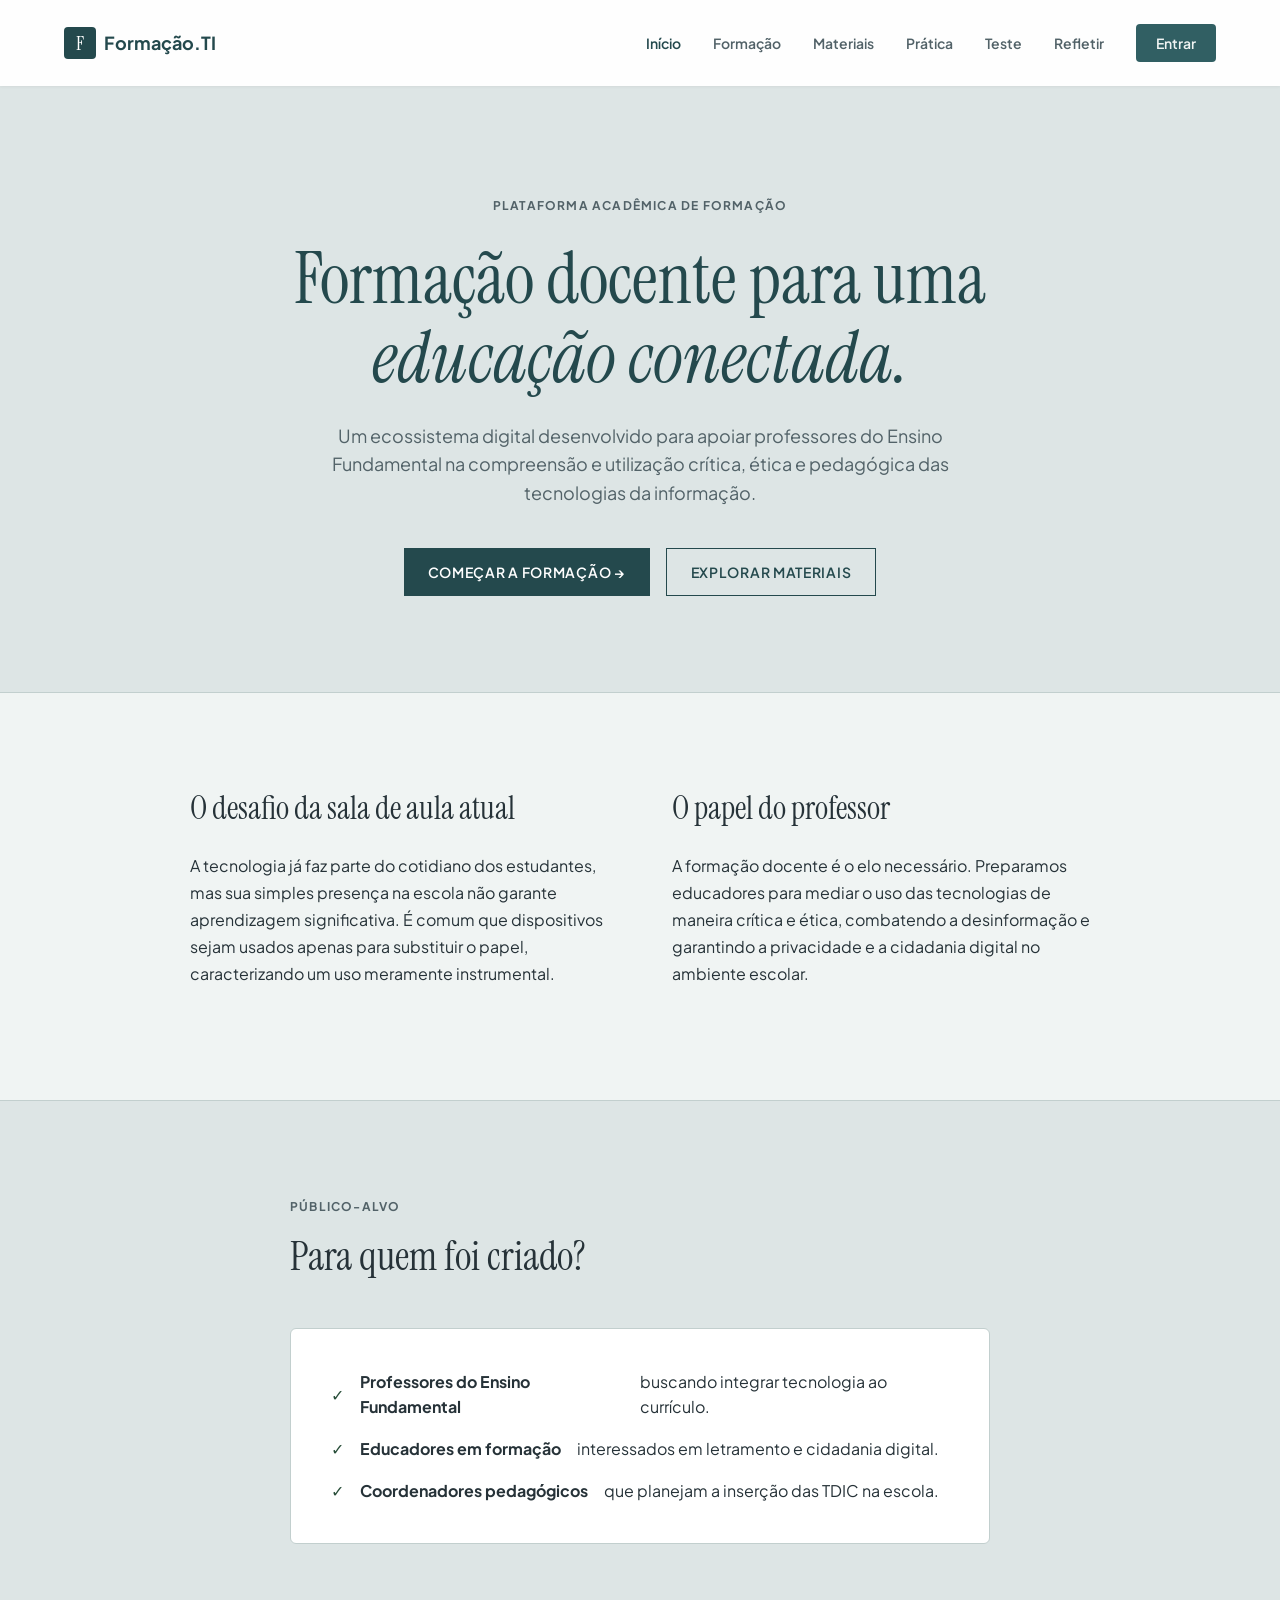
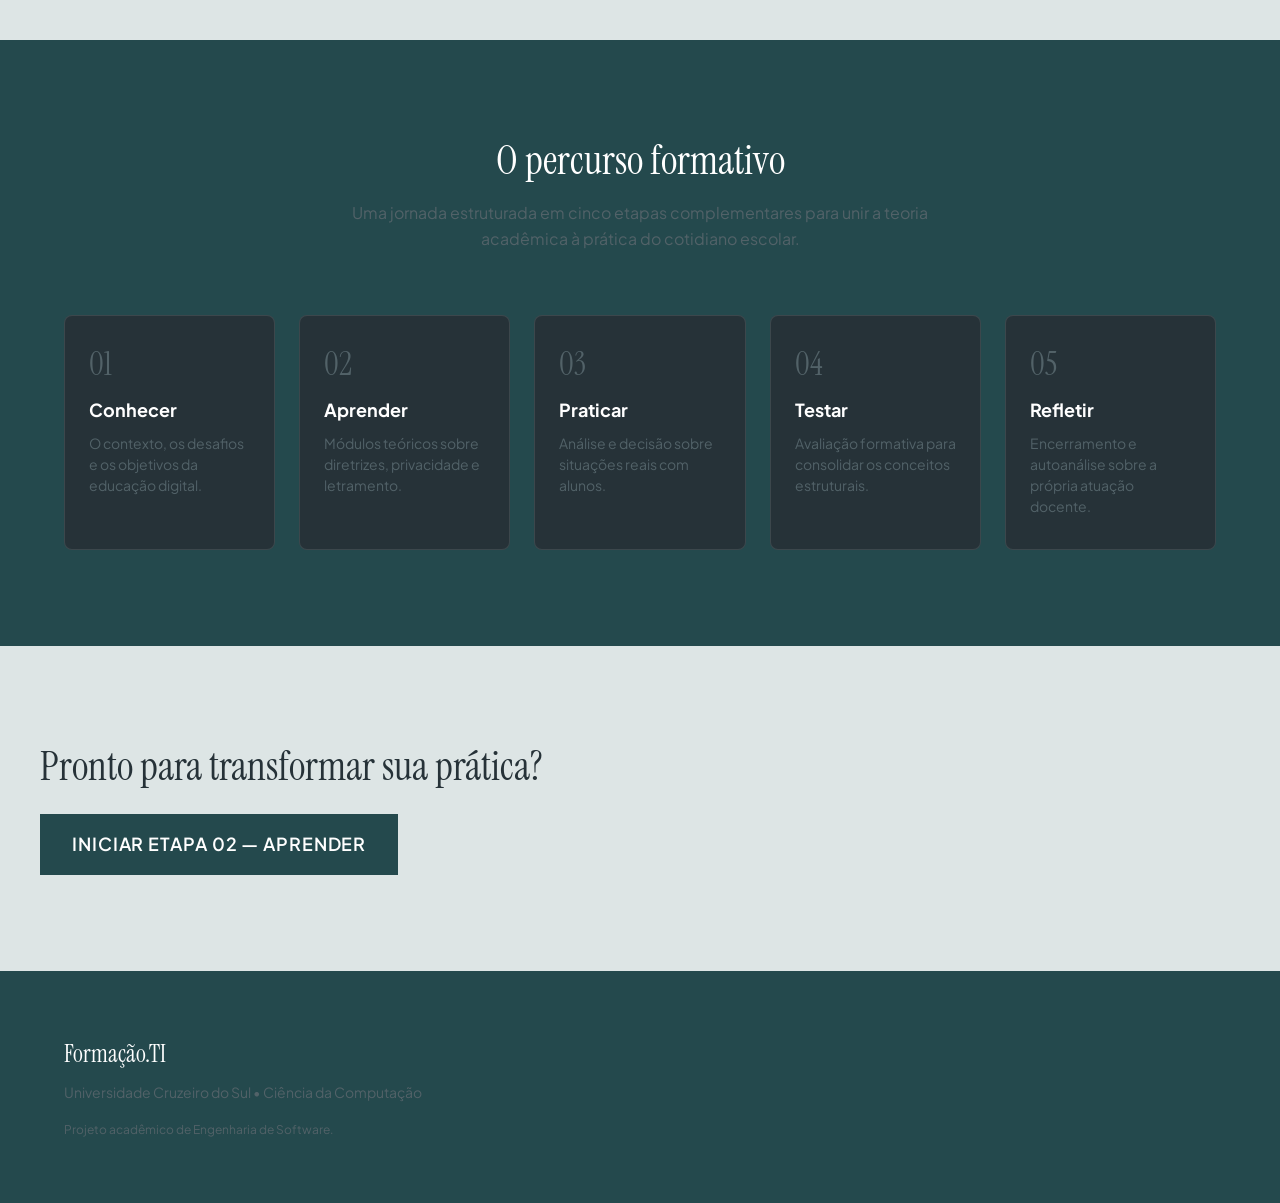
<file: index.html>
<!DOCTYPE html>
<html lang="pt-BR">
<head>
  <meta charset="UTF-8">
  <meta name="viewport" content="width=device-width, initial-scale=1.0">
  <title>Formação.TI | Ecossistema de Formação Docente</title>
  <meta name="description" content="Plataforma interativa para formação de professores do ensino fundamental em Tecnologia da Informação.">
  <link rel="stylesheet" href="css/style.css">
</head>
<body>
  <div id="header-placeholder"></div>

  <main style="padding-top: 100px;">
    <!-- 1. HERO -->
    <section class="section container animate-fade-up">
      <div style="max-width: 800px; margin: 0 auto; text-align: center;">
        <span class="eyebrow" style="color: var(--slate-500); display: block; margin-bottom: 1.5rem;">Plataforma Acadêmica de Formação</span>
        <h1 class="font-serif" style="font-size: clamp(2.5rem, 6vw, 4.5rem); margin-bottom: 1.5rem; color: var(--slate-900);">Formação docente para uma <span style="font-style: italic;">educação conectada.</span></h1>
        <p class="page-intro" style="margin-bottom: 2.5rem;">
          Um ecossistema digital desenvolvido para apoiar professores do Ensino Fundamental na compreensão e utilização crítica, ética e pedagógica das tecnologias da informação.
        </p>
        <div style="display: flex; gap: 1rem; justify-content: center; flex-wrap: wrap;">
          <a href="formacao.html" class="btn btn-primary">Começar a formação →</a>
          <a href="materiais.html" class="btn btn-outline">Explorar materiais</a>
        </div>
      </div>
    </section>

    <!-- 2. CONTEXTO EDITORIAL -->
    <section id="conhecer" class="section" style="background: var(--slate-50); border-top: 1px solid var(--slate-200); border-bottom: 1px solid var(--slate-200);">
      <div class="container animate-fade-up">
        <div class="context-grid">
          <div>
            <h2 class="font-serif" style="font-size: 2rem; margin-bottom: 1.5rem;">O desafio da sala de aula atual</h2>
            <p style="color: var(--slate-700); line-height: 1.7; margin-bottom: 1rem;">
              A tecnologia já faz parte do cotidiano dos estudantes, mas sua simples presença na escola não garante aprendizagem significativa. É comum que dispositivos sejam usados apenas para substituir o papel, caracterizando um uso meramente instrumental.
            </p>
          </div>
          <div>
            <h2 class="font-serif" style="font-size: 2rem; margin-bottom: 1.5rem;">O papel do professor</h2>
            <p style="color: var(--slate-700); line-height: 1.7; margin-bottom: 1rem;">
              A formação docente é o elo necessário. Preparamos educadores para mediar o uso das tecnologias de maneira crítica e ética, combatendo a desinformação e garantindo a privacidade e a cidadania digital no ambiente escolar.
            </p>
          </div>
        </div>
      </div>
    </section>

    <!-- 3. PARA QUEM É -->
    <section class="section container animate-fade-up text-center" style="max-width: 700px; margin: 0 auto;">
      <span class="eyebrow" style="color: var(--slate-500); display: block; margin-bottom: 1rem;">Público-alvo</span>
      <h2 class="font-serif" style="font-size: 2.5rem; margin-bottom: 3rem;">Para quem foi criado?</h2>
      <ul style="list-style: none; display: flex; flex-direction: column; gap: 1rem; text-align: left; background: white; padding: 2.5rem; border: 1px solid var(--slate-200); border-radius: 6px;">
        <li style="display: flex; gap: 1rem; align-items: center;"><span style="color: var(--success-text);">✓</span> <strong>Professores do Ensino Fundamental</strong> buscando integrar tecnologia ao currículo.</li>
        <li style="display: flex; gap: 1rem; align-items: center;"><span style="color: var(--success-text);">✓</span> <strong>Educadores em formação</strong> interessados em letramento e cidadania digital.</li>
        <li style="display: flex; gap: 1rem; align-items: center;"><span style="color: var(--success-text);">✓</span> <strong>Coordenadores pedagógicos</strong> que planejam a inserção das TDIC na escola.</li>
      </ul>
    </section>

    <!-- 4. COMO FUNCIONA (A JORNADA) -->
    <section class="section" style="background: var(--slate-900); color: white;">
      <div class="container animate-fade-up">
        <div class="page-header" style="margin-bottom: 0;">
          <h2 class="font-serif" style="font-size: 2.5rem;">O percurso formativo</h2>
          <p style="color: var(--slate-400); max-width: 600px; margin: 1rem auto 0;">Uma jornada estruturada em cinco etapas complementares para unir a teoria acadêmica à prática do cotidiano escolar.</p>
        </div>
        
        <div class="journey-grid">
          <a href="#conhecer" class="journey-card">
            <span class="journey-step-num">01</span>
            <h3 style="font-size: 1.125rem; margin-bottom: 0.5rem; color: white;">Conhecer</h3>
            <p style="font-size: 0.875rem; color: var(--slate-400); line-height: 1.5;">O contexto, os desafios e os objetivos da educação digital.</p>
          </a>
          <a href="formacao.html" class="journey-card">
            <span class="journey-step-num">02</span>
            <h3 style="font-size: 1.125rem; margin-bottom: 0.5rem; color: white;">Aprender</h3>
            <p style="font-size: 0.875rem; color: var(--slate-400); line-height: 1.5;">Módulos teóricos sobre diretrizes, privacidade e letramento.</p>
          </a>
          <a href="pratica.html" class="journey-card">
            <span class="journey-step-num">03</span>
            <h3 style="font-size: 1.125rem; margin-bottom: 0.5rem; color: white;">Praticar</h3>
            <p style="font-size: 0.875rem; color: var(--slate-400); line-height: 1.5;">Análise e decisão sobre situações reais com alunos.</p>
          </a>
          <a href="teste.html" class="journey-card">
            <span class="journey-step-num">04</span>
            <h3 style="font-size: 1.125rem; margin-bottom: 0.5rem; color: white;">Testar</h3>
            <p style="font-size: 0.875rem; color: var(--slate-400); line-height: 1.5;">Avaliação formativa para consolidar os conceitos estruturais.</p>
          </a>
          <a href="refletir.html" class="journey-card">
            <span class="journey-step-num">05</span>
            <h3 style="font-size: 1.125rem; margin-bottom: 0.5rem; color: white;">Refletir</h3>
            <p style="font-size: 0.875rem; color: var(--slate-400); line-height: 1.5;">Encerramento e autoanálise sobre a própria atuação docente.</p>
          </a>
        </div>
      </div>
    </section>

    <!-- 5. CHAMADA FINAL -->
    <section class="section container animate-fade-up text-center">
      <h2 class="font-serif" style="font-size: 2.5rem; margin-bottom: 1.5rem;">Pronto para transformar sua prática?</h2>
      <a href="formacao.html" class="btn btn-primary" style="font-size: 1.125rem; padding: 1rem 2rem;">Iniciar Etapa 02 — Aprender</a>
    </section>
  </main>
  <div id="footer-placeholder"></div>
  <script src="js/main.js"></script>
</body>
</html>
</file>
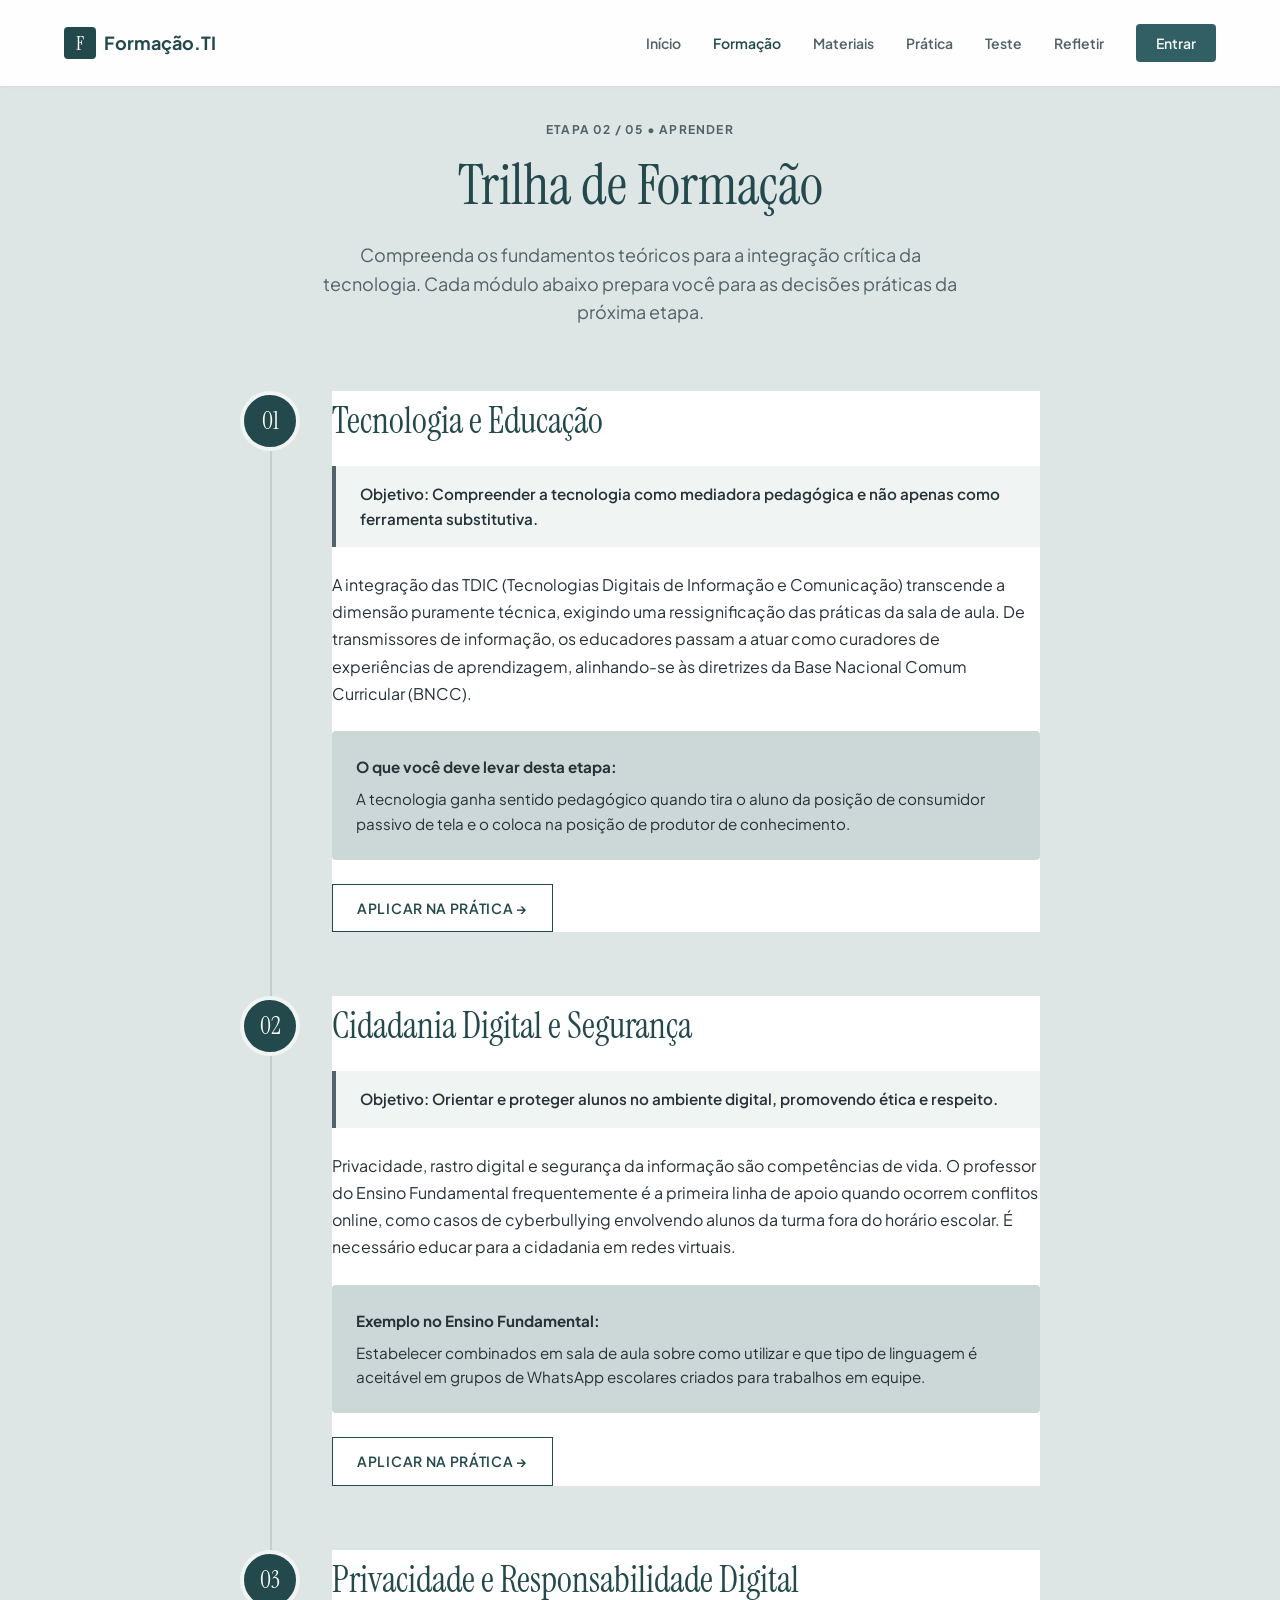
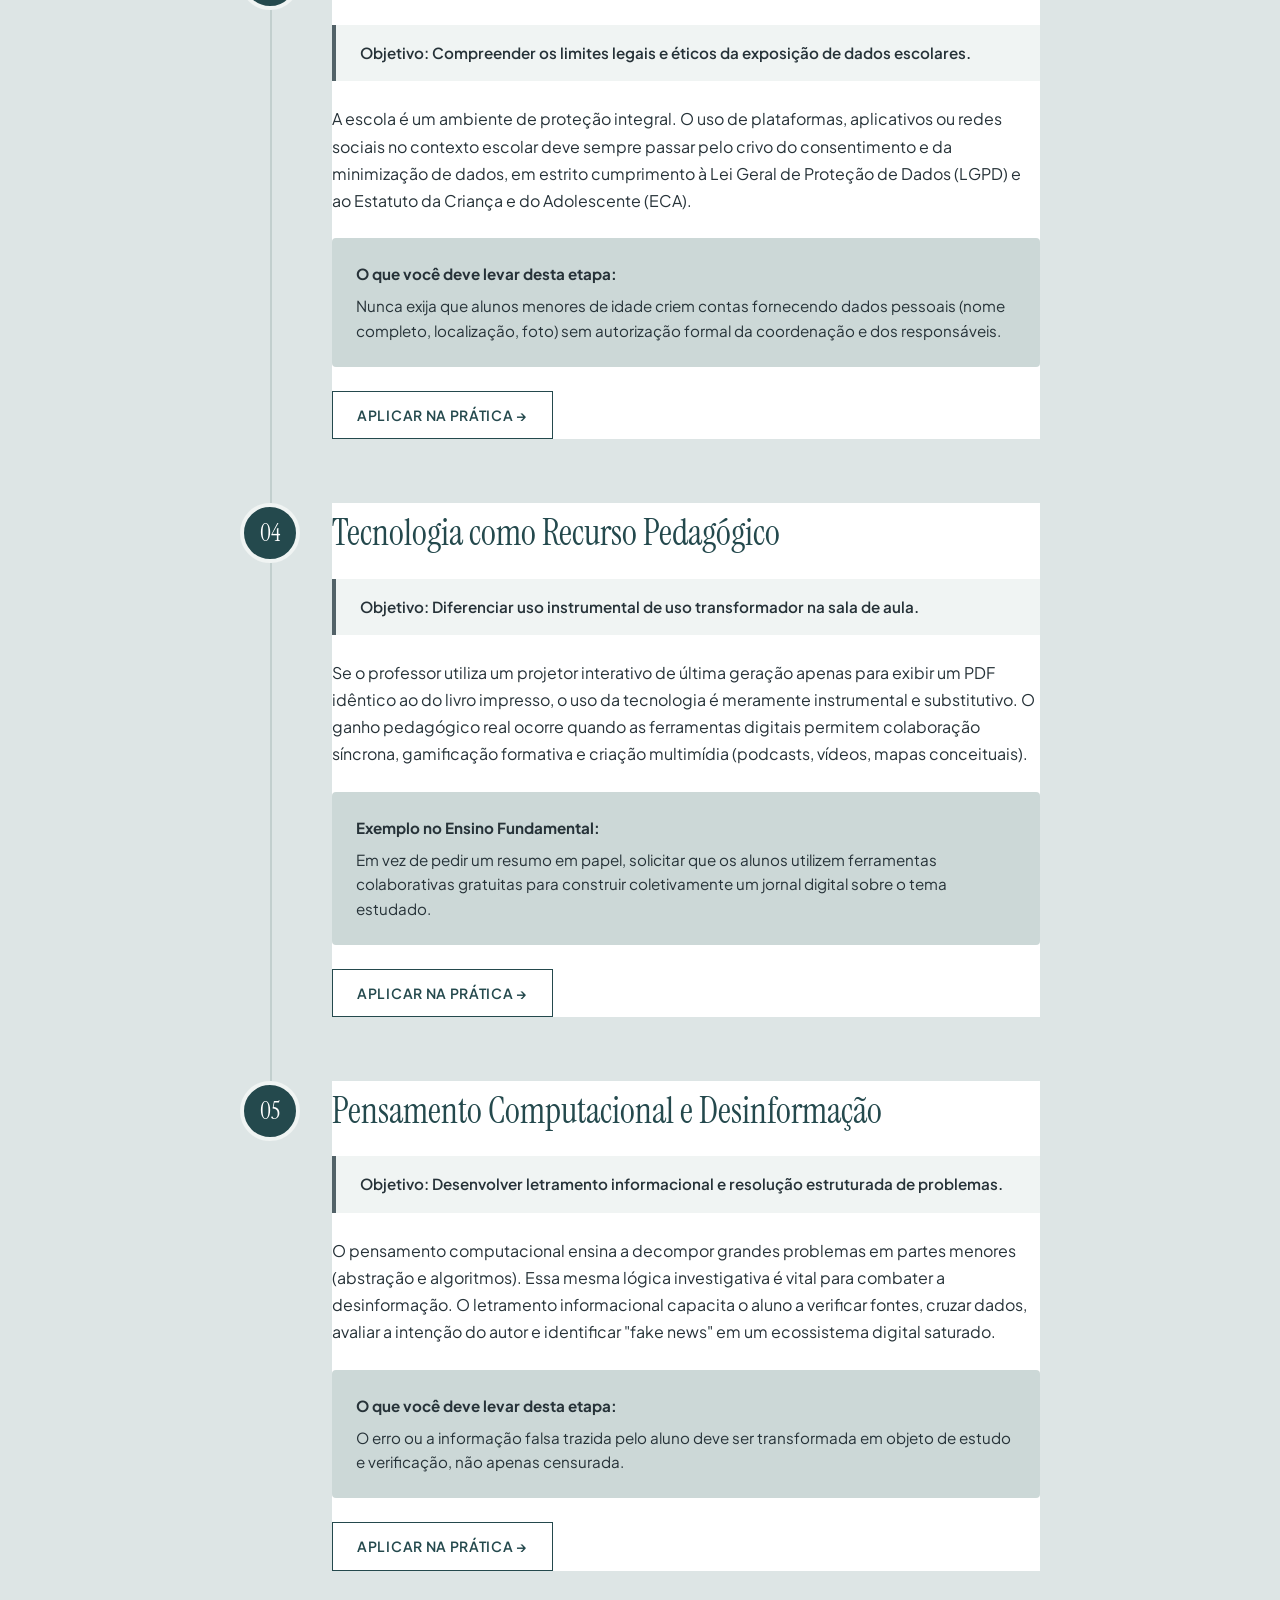
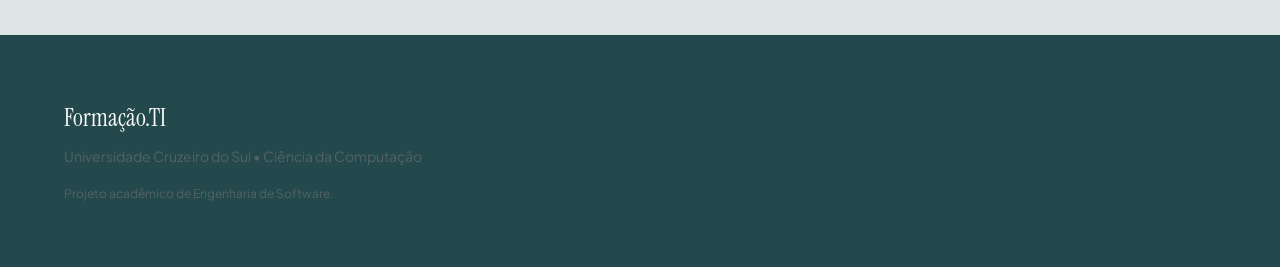
<file: formacao.html>
<!DOCTYPE html>
<html lang="pt-BR">
<head>
  <meta charset="UTF-8">
  <meta name="viewport" content="width=device-width, initial-scale=1.0">
  <title>Trilha de Formação | Formação.TI</title>
  <meta name="description" content="Módulos de formação docente para o uso pedagógico, crítico e responsável da Tecnologia da Informação.">
  
  <link rel="stylesheet" href="css/style.css">
</head>
<body>
  
  <div id="header-placeholder"></div>

<main class="container section" style="padding-top: 120px; padding-bottom: 4rem;">
    <header class="page-header animate-fade-up">
      <span class="eyebrow" style="color: var(--slate-500); display: block; margin-bottom: 1rem;">Etapa 02 / 05 • Aprender</span>
      <h1 class="font-serif" style="font-size: clamp(2.5rem, 5vw, 3.5rem); color: var(--slate-900);">Trilha de Formação</h1>
      <p class="page-intro">Compreenda os fundamentos teóricos para a integração crítica da tecnologia. Cada módulo abaixo prepara você para as decisões práticas da próxima etapa.</p>
    </header>

    <div class="learning-trail">
      
      <!-- Módulo 01 -->
      <article class="trail-item animate-fade-up">
        <div class="trail-number">01</div>
        <div class="trail-content">
          <h2 class="font-serif" style="font-size: 2.25rem; margin-bottom: 0.5rem; color: var(--slate-900);">Tecnologia e Educação</h2>
          <div class="learning-objective">Objetivo: Compreender a tecnologia como mediadora pedagógica e não apenas como ferramenta substitutiva.</div>
          <p style="color: var(--slate-700); line-height: 1.7; margin-bottom: 1rem;">
            A integração das TDIC (Tecnologias Digitais de Informação e Comunicação) transcende a dimensão puramente técnica, exigindo uma ressignificação das práticas da sala de aula. De transmissores de informação, os educadores passam a atuar como curadores de experiências de aprendizagem, alinhando-se às diretrizes da Base Nacional Comum Curricular (BNCC).
          </p>
          <div class="practice-example">
            <strong style="display: block; margin-bottom: 0.5rem;">O que você deve levar desta etapa:</strong>
            A tecnologia ganha sentido pedagógico quando tira o aluno da posição de consumidor passivo de tela e o coloca na posição de produtor de conhecimento.
          </div>
          <a href="pratica.html?situacao=uso-pedagogico" class="btn btn-outline" style="display: inline-flex;">Aplicar na prática →</a>
        </div>
      </article>

      <!-- Módulo 02 -->
      <article class="trail-item animate-fade-up">
        <div class="trail-number">02</div>
        <div class="trail-content">
          <h2 class="font-serif" style="font-size: 2.25rem; margin-bottom: 0.5rem; color: var(--slate-900);">Cidadania Digital e Segurança</h2>
          <div class="learning-objective">Objetivo: Orientar e proteger alunos no ambiente digital, promovendo ética e respeito.</div>
          <p style="color: var(--slate-700); line-height: 1.7; margin-bottom: 1rem;">
            Privacidade, rastro digital e segurança da informação são competências de vida. O professor do Ensino Fundamental frequentemente é a primeira linha de apoio quando ocorrem conflitos online, como casos de cyberbullying envolvendo alunos da turma fora do horário escolar. É necessário educar para a cidadania em redes virtuais.
          </p>
          <div class="practice-example">
            <strong style="display: block; margin-bottom: 0.5rem;">Exemplo no Ensino Fundamental:</strong>
            Estabelecer combinados em sala de aula sobre como utilizar e que tipo de linguagem é aceitável em grupos de WhatsApp escolares criados para trabalhos em equipe.
          </div>
          <a href="pratica.html?situacao=seguranca" class="btn btn-outline" style="display: inline-flex;">Aplicar na prática →</a>
        </div>
      </article>

      <!-- Módulo 03 -->
      <article class="trail-item animate-fade-up">
        <div class="trail-number">03</div>
        <div class="trail-content">
          <h2 class="font-serif" style="font-size: 2.25rem; margin-bottom: 0.5rem; color: var(--slate-900);">Privacidade e Responsabilidade Digital</h2>
          <div class="learning-objective">Objetivo: Compreender os limites legais e éticos da exposição de dados escolares.</div>
          <p style="color: var(--slate-700); line-height: 1.7; margin-bottom: 1rem;">
            A escola é um ambiente de proteção integral. O uso de plataformas, aplicativos ou redes sociais no contexto escolar deve sempre passar pelo crivo do consentimento e da minimização de dados, em estrito cumprimento à Lei Geral de Proteção de Dados (LGPD) e ao Estatuto da Criança e do Adolescente (ECA).
          </p>
          <div class="practice-example">
            <strong style="display: block; margin-bottom: 0.5rem;">O que você deve levar desta etapa:</strong>
            Nunca exija que alunos menores de idade criem contas fornecendo dados pessoais (nome completo, localização, foto) sem autorização formal da coordenação e dos responsáveis.
          </div>
          <a href="pratica.html?situacao=privacidade" class="btn btn-outline" style="display: inline-flex;">Aplicar na prática →</a>
        </div>
      </article>

      <!-- Módulo 04 -->
      <article class="trail-item animate-fade-up">
        <div class="trail-number">04</div>
        <div class="trail-content">
          <h2 class="font-serif" style="font-size: 2.25rem; margin-bottom: 0.5rem; color: var(--slate-900);">Tecnologia como Recurso Pedagógico</h2>
          <div class="learning-objective">Objetivo: Diferenciar uso instrumental de uso transformador na sala de aula.</div>
          <p style="color: var(--slate-700); line-height: 1.7; margin-bottom: 1rem;">
            Se o professor utiliza um projetor interativo de última geração apenas para exibir um PDF idêntico ao do livro impresso, o uso da tecnologia é meramente instrumental e substitutivo. O ganho pedagógico real ocorre quando as ferramentas digitais permitem colaboração síncrona, gamificação formativa e criação multimídia (podcasts, vídeos, mapas conceituais).
          </p>
          <div class="practice-example">
            <strong style="display: block; margin-bottom: 0.5rem;">Exemplo no Ensino Fundamental:</strong>
            Em vez de pedir um resumo em papel, solicitar que os alunos utilizem ferramentas colaborativas gratuitas para construir coletivamente um jornal digital sobre o tema estudado.
          </div>
          <a href="pratica.html?situacao=uso-pedagogico" class="btn btn-outline" style="display: inline-flex;">Aplicar na prática →</a>
        </div>
      </article>

      <!-- Módulo 05 -->
      <article class="trail-item animate-fade-up">
        <div class="trail-number">05</div>
        <div class="trail-content">
          <h2 class="font-serif" style="font-size: 2.25rem; margin-bottom: 0.5rem; color: var(--slate-900);">Pensamento Computacional e Desinformação</h2>
          <div class="learning-objective">Objetivo: Desenvolver letramento informacional e resolução estruturada de problemas.</div>
          <p style="color: var(--slate-700); line-height: 1.7; margin-bottom: 1rem;">
            O pensamento computacional ensina a decompor grandes problemas em partes menores (abstração e algoritmos). Essa mesma lógica investigativa é vital para combater a desinformação. O letramento informacional capacita o aluno a verificar fontes, cruzar dados, avaliar a intenção do autor e identificar "fake news" em um ecossistema digital saturado.
          </p>
          <div class="practice-example">
            <strong style="display: block; margin-bottom: 0.5rem;">O que você deve levar desta etapa:</strong>
            O erro ou a informação falsa trazida pelo aluno deve ser transformada em objeto de estudo e verificação, não apenas censurada.
          </div>
          <a href="pratica.html?situacao=desinformacao" class="btn btn-outline" style="display: inline-flex;">Aplicar na prática →</a>
        </div>
      </article>
      
    </div>
  </main>

  <div id="footer-placeholder"></div>

  <!-- Scripts -->
  <script src="js/main.js"></script>
</body>
</html>
</file>
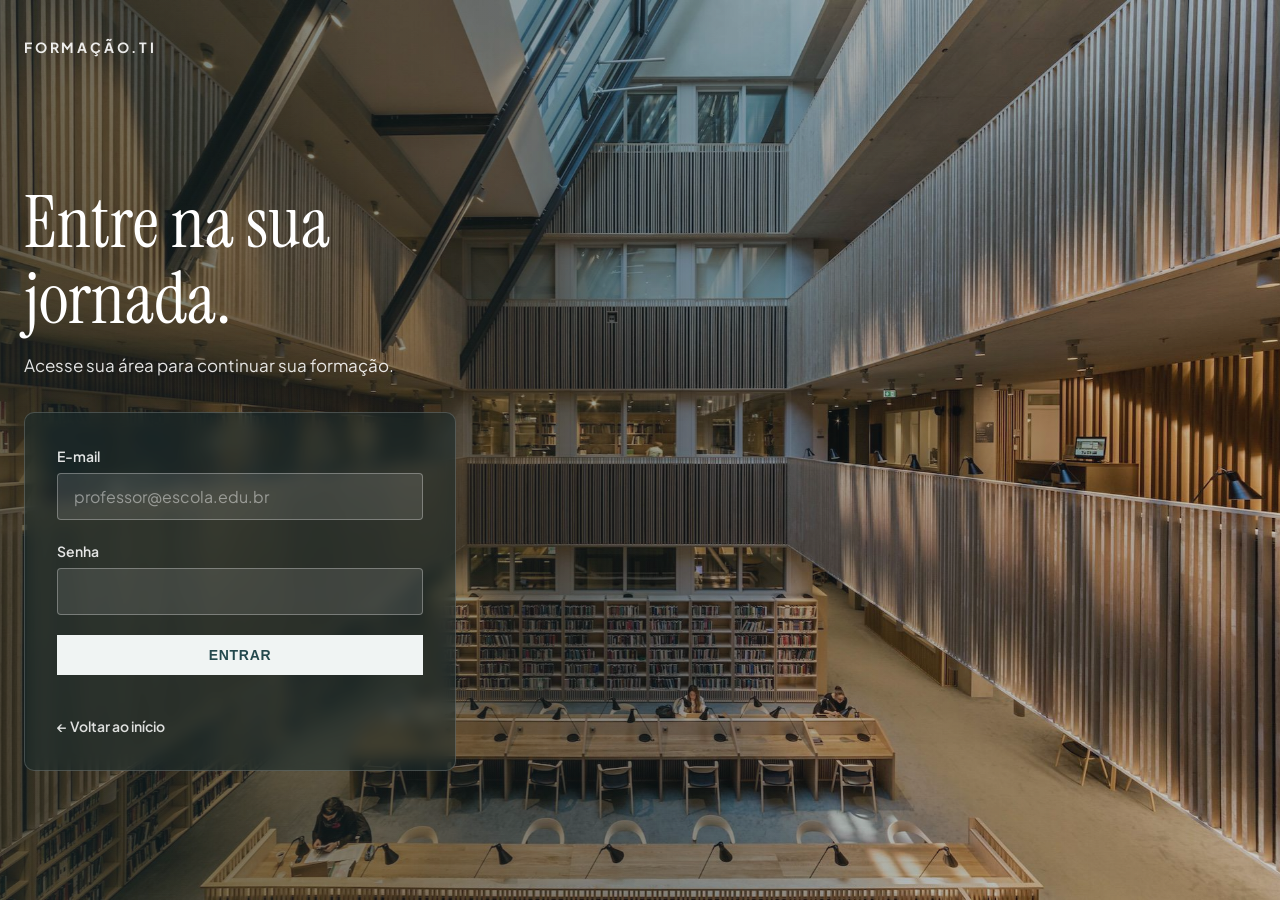
<file: login.html>
<!DOCTYPE html>
<html lang="pt-BR">
<head>
  <meta charset="UTF-8">
  <meta name="viewport" content="width=device-width, initial-scale=1.0">
  <title>Área do Professor | Formação.TI</title>
  <meta name="description" content="Acesso à área do professor — continue sua formação na plataforma Formação.TI.">
  <link rel="stylesheet" href="css/style.css">
</head>
<body>
  <main class="login-hero">
    <div class="login-bg" aria-hidden="true">
      <img src="assets/img/hero-biblioteca.jpg" alt="" class="login-bg-img" id="login-bg-img" fetchpriority="high">
      <div class="login-overlay"></div>
    </div>

    <p class="login-brand">Formação.TI</p>

    <div class="login-content">
      <h1 class="login-title font-serif">
        <span class="login-word" style="animation-delay: 400ms;">Entre</span>
        <span class="login-word" style="animation-delay: 480ms;">na</span>
        <span class="login-word" style="animation-delay: 560ms;">sua</span>
        <span class="login-word" style="animation-delay: 640ms;">jornada.</span>
      </h1>
      <p class="login-sub">Acesse sua área para continuar sua formação.</p>

      <form id="login-form" class="login-panel">
        <div class="login-field">
          <label for="login-email">E-mail</label>
          <input id="login-email" name="email" type="email" autocomplete="email" required
            placeholder="professor@escola.edu.br">
        </div>
        <div class="login-field">
          <label for="login-senha">Senha</label>
          <input id="login-senha" name="senha" type="password" autocomplete="current-password" required>
        </div>
        <button type="submit" class="btn btn-login">Entrar</button>
        <p id="login-feedback" class="login-feedback" role="status" aria-live="polite"></p>
        <a href="index.html" class="login-back">← Voltar ao início</a>
      </form>
    </div>
  </main>

  <script src="js/main.js"></script>
  <script src="js/login.js"></script>
</body>
</html>
</file>
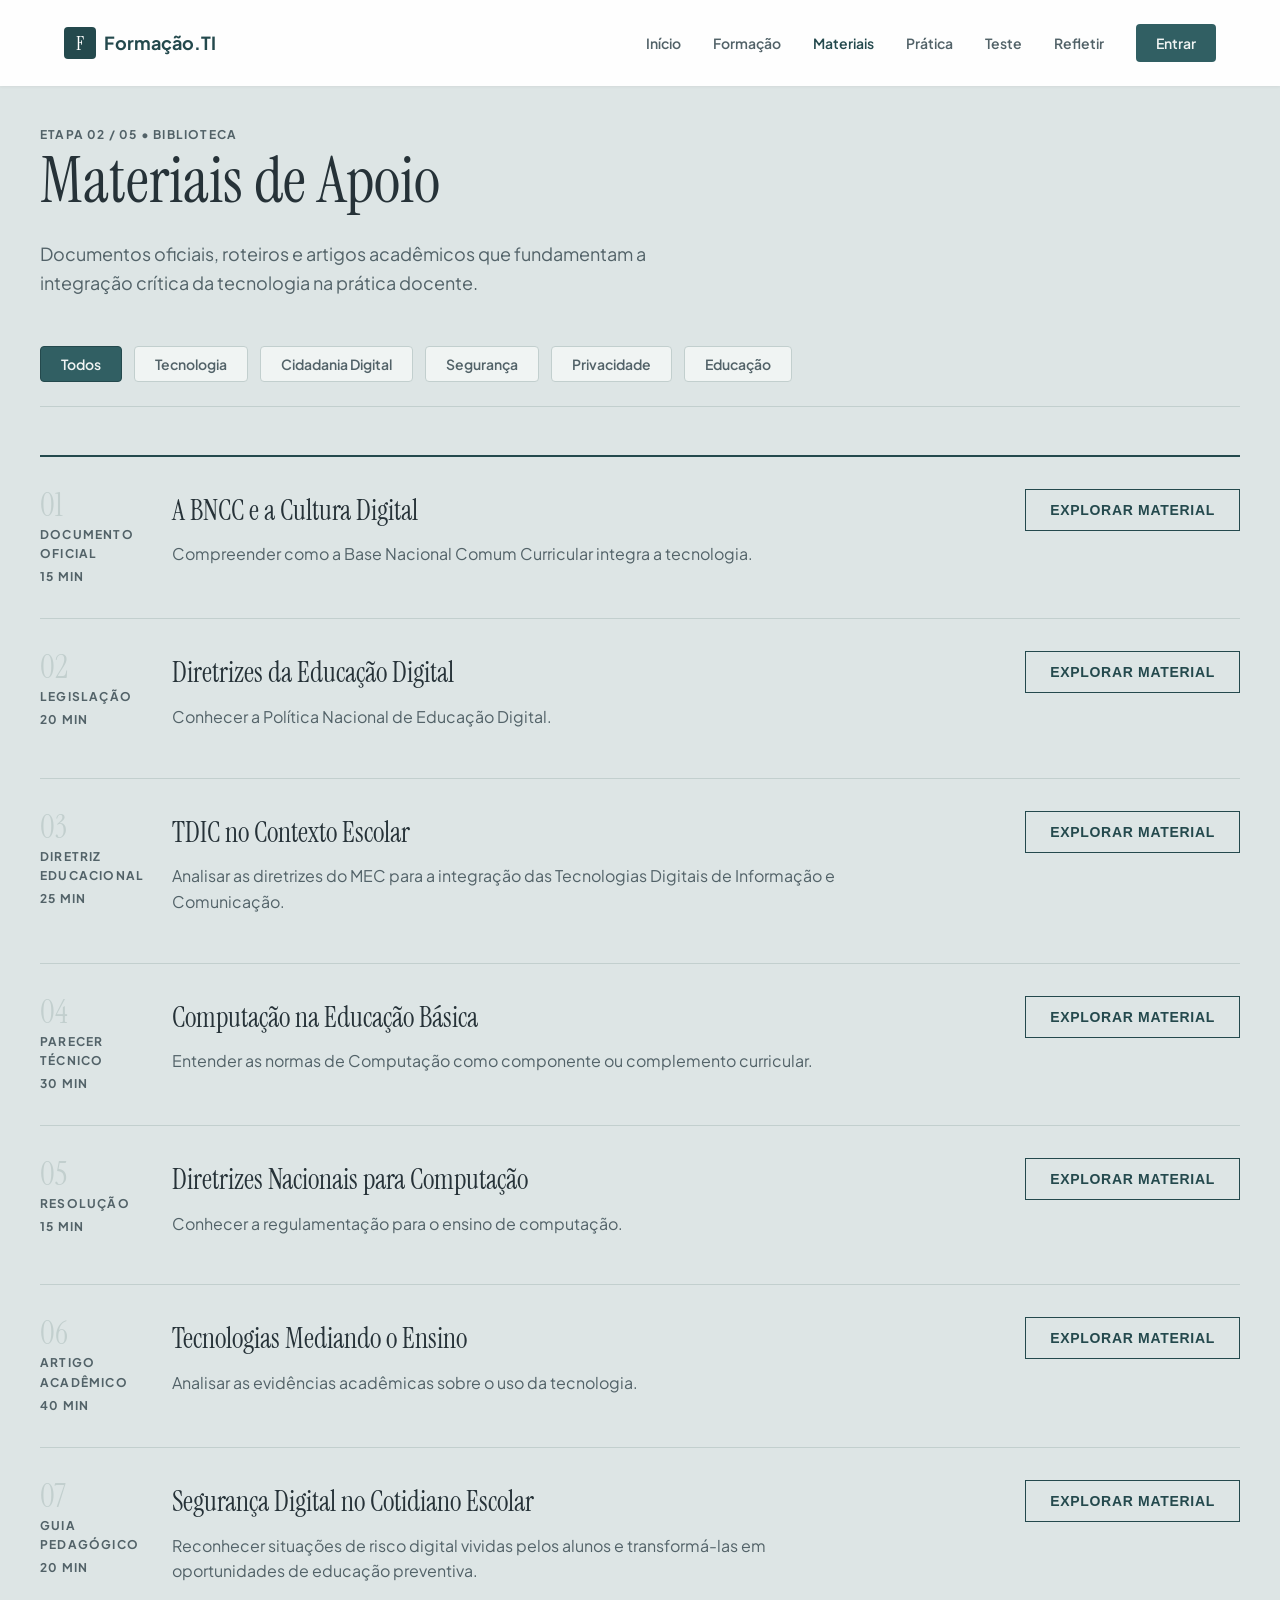
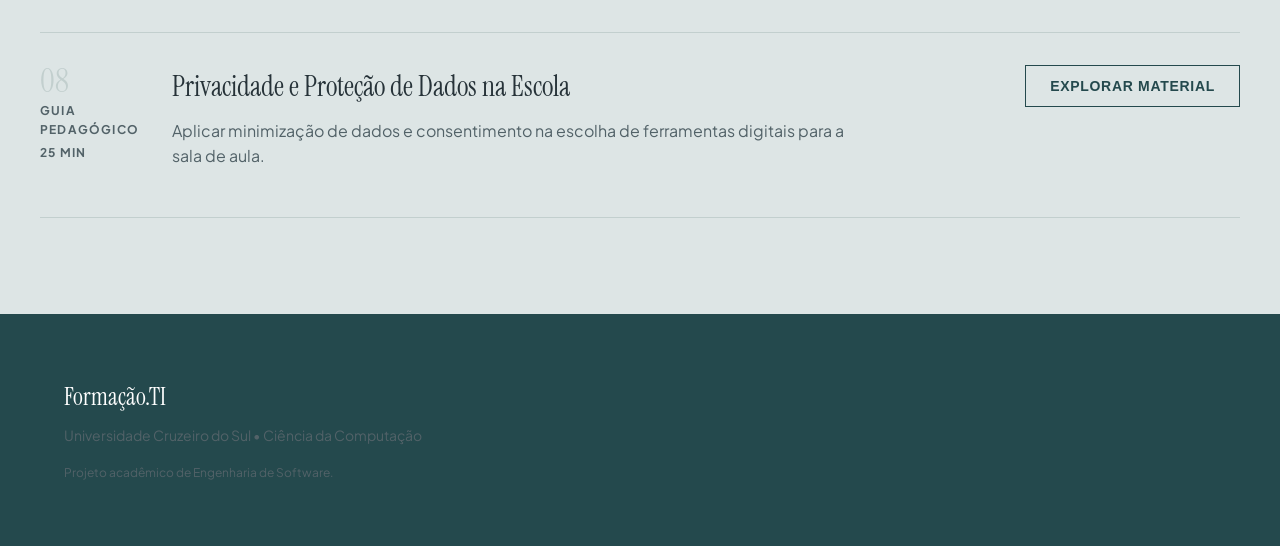
<file: materiais.html>
<!DOCTYPE html>
<html lang="pt-BR">
<head>
  <meta charset="UTF-8">
  <meta name="viewport" content="width=device-width, initial-scale=1.0">
  <title>Biblioteca Pedagógica | Formação.TI</title>
  <meta name="description" content="Biblioteca de materiais, documentos e legislações sobre o uso de tecnologia na educação básica.">
  
  <!-- CSS Principal -->
  <link rel="stylesheet" href="css/style.css">
  

</head>
<body>
  
  <!-- O Header será injetado aqui pelo js/main.js -->
  <div id="header-placeholder"></div>

  <main class="container section" style="padding-top: 120px;">
  <div class="animate-fade-up">
    <span class="eyebrow">Etapa 02 / 05 • Biblioteca</span>
    <h1 class="font-serif">Materiais de Apoio</h1>
    <p style="font-size: 1.125rem; color: var(--slate-600); margin-bottom: 3rem; max-width: 650px;">
      Documentos oficiais, roteiros e artigos acadêmicos que fundamentam a integração crítica da tecnologia na prática docente.
    </p>

    <!-- Controles de Filtro Acessíveis -->
    <div class="filters-container" role="group" aria-label="Filtros de categoria">
      <button class="filter-btn active" data-filter="todos" aria-pressed="true">Todos</button>
      <button class="filter-btn" data-filter="tecnologia" aria-pressed="false">Tecnologia</button>
      <button class="filter-btn" data-filter="cidadania" aria-pressed="false">Cidadania Digital</button>
      <button class="filter-btn" data-filter="seguranca" aria-pressed="false">Segurança</button>
      <button class="filter-btn" data-filter="privacidade" aria-pressed="false">Privacidade</button>
      <button class="filter-btn" data-filter="educacao" aria-pressed="false">Educação</button>
    </div>

    <!-- Lista Editorial Densa -->
    <div id="materiais-list" class="editorial-list">
      <!-- Injetado via JS imediatamente no carregamento da página -->
    </div>

    <!-- Mensagem de estado vazio (Oculta por padrão via CSS) -->
    <div id="empty-state-msg" class="hidden" style="text-align: center; padding: 4rem 1rem;">
      <p style="color: var(--text-muted); font-size: 1.125rem;">Nenhum material encontrado para esta categoria no momento.</p>
    </div>
  </div>
</main>

  <!-- Modal Acessível Nativo (Oculto por padrão) -->
  <dialog id="material-dialog" aria-labelledby="dialog-title">
    <div class="modal-header">
      <!-- O botão de fechar deve ter um aria-label claro para leitores de tela -->
      <button id="btn-close-dialog" class="btn-close" aria-label="Fechar material">✕</button>
    </div>
    
    <!-- O conteúdo textual do material entra aqui -->
    <div id="dialog-dynamic-content" class="modal-body">
      <!-- Injetado via js/materiais.js -->
    </div>
  </dialog>

  <!-- Footer injetado via js/main.js -->
  <div id="footer-placeholder"></div>

  <!-- Scripts: Ordem de carregamento importante -->
  <script src="js/main.js"></script>
  <script src="js/materiais.js"></script>
</body>
</html>
</file>
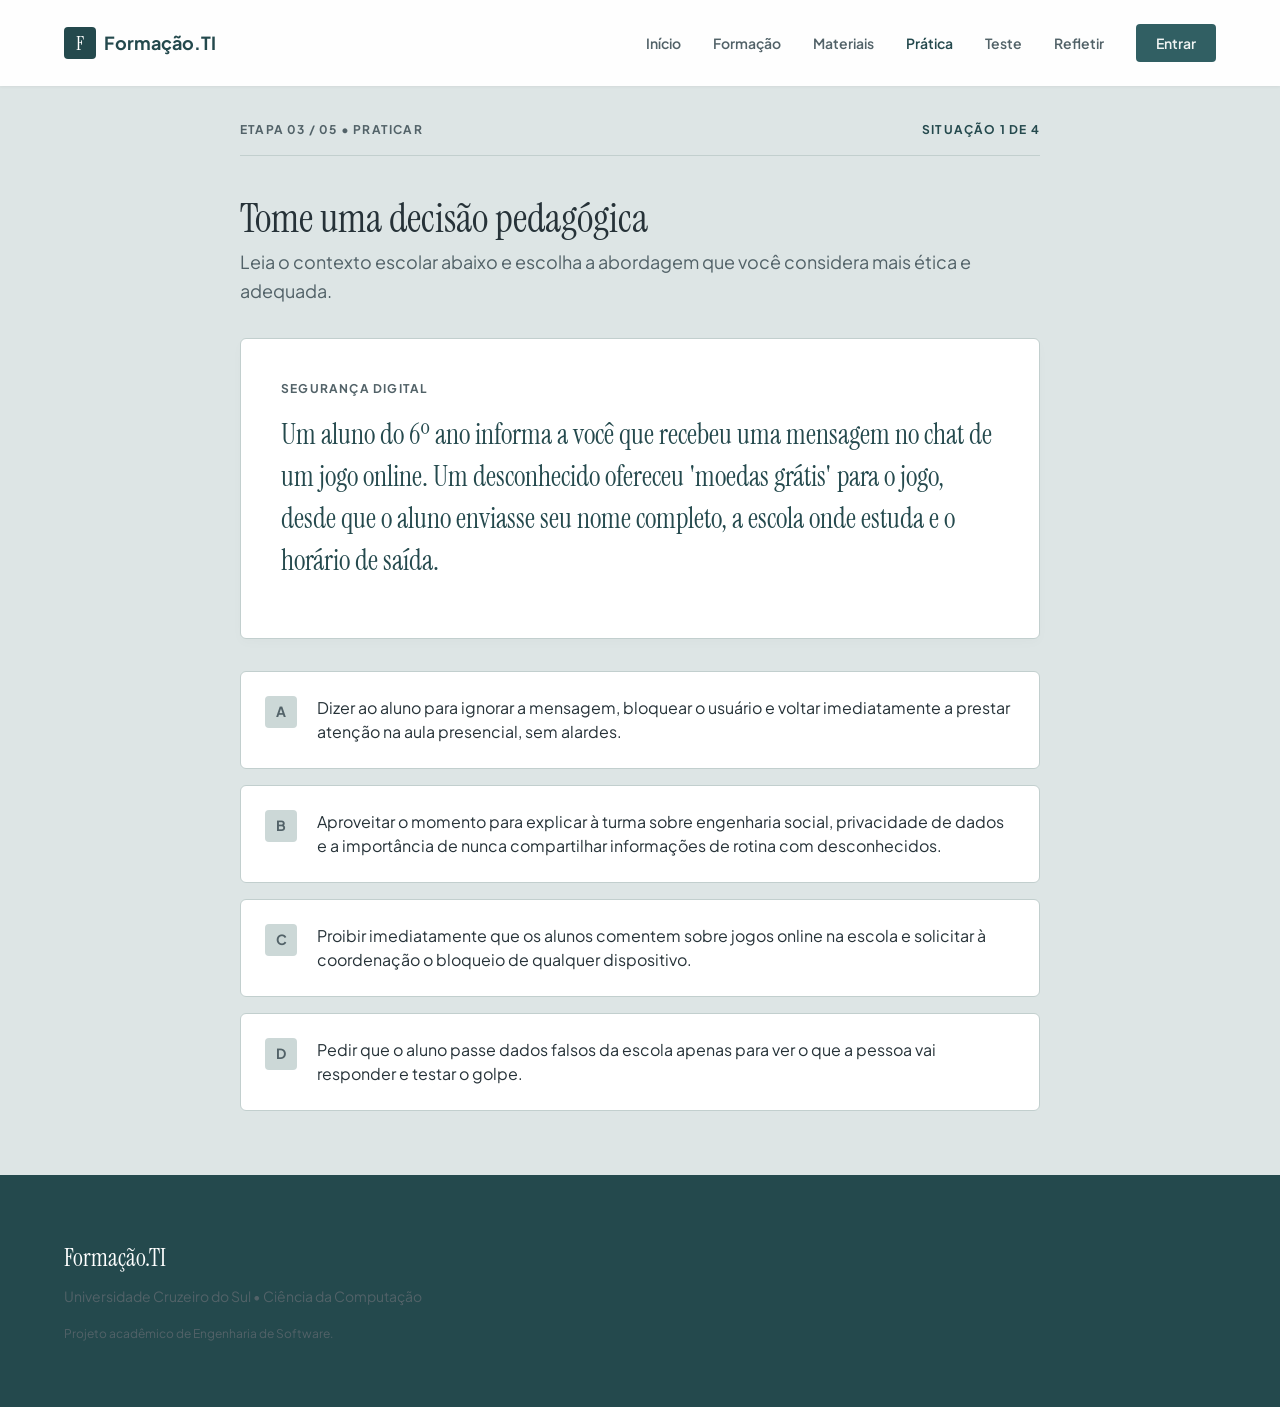
<file: pratica.html>
<!DOCTYPE html>
<html lang="pt-BR">
<head>
  <meta charset="UTF-8">
  <meta name="viewport" content="width=device-width, initial-scale=1.0">
  <title>Prática Situacional | Formação.TI</title>
  <meta name="description" content="Reflita sobre situações práticas do cotidiano docente integradas à tecnologia.">
  <link rel="stylesheet" href="css/style.css">
</head>
<body>
  
  <div id="header-placeholder"></div>

  <main class="section practice-shell" style="padding-top: 120px; padding-bottom: 4rem;">
    
    <div style="border-bottom: 1px solid var(--slate-200); padding-bottom: 1rem; margin-bottom: 2.5rem; display: flex; justify-content: space-between; align-items: center;">
      <span class="eyebrow" style="color: var(--slate-500);">Etapa 03 / 05 • Praticar</span>
      <span class="eyebrow" id="progress-indicator" style="color: var(--slate-900);" aria-live="polite">Situação 01 de 04</span>
    </div>
    
    <div id="practice-core" class="animate-fade-up">
      <div class="page-header" style="text-align: left; margin-bottom: 2rem;">
        <h1 class="font-serif" style="font-size: 2.5rem; margin-bottom: 0.5rem;">Tome uma decisão pedagógica</h1>
        <p style="color: var(--slate-600); font-size: 1.125rem;">Leia o contexto escolar abaixo e escolha a abordagem que você considera mais ética e adequada.</p>
      </div>
      
      <div class="scenario-context">
        <span class="eyebrow" id="scenario-theme" style="color: var(--slate-500); margin-bottom: 1rem; display: block;">TEMA AQUI</span>
        <h2 class="font-serif" id="scenario-text" style="font-size: 1.75rem; line-height: 1.5; color: var(--slate-900);">
          <!-- Situação injetada via JS -->
        </h2>
      </div>
      
      <!-- Container das alternativas -->
      <div id="options-container" class="option-list">
        <!-- Alternativas injetadas via JS -->
      </div>
      
      <!-- Container de Feedback -->
      <div id="feedback-container" class="feedback-box" style="display: none;" aria-live="polite">
        <h3 class="font-serif" id="feedback-title" style="margin-bottom: 1rem; font-size: 1.75rem;"></h3>
        <p id="feedback-text" style="line-height: 1.7; color: var(--slate-800); margin-bottom: 1.5rem; font-size: 1.05rem;"></p>
        
        <div style="background: white; padding: 1.5rem; border-radius: 4px; border: 1px solid var(--slate-200); margin-bottom: 2rem;">
          <strong style="display: block; margin-bottom: 0.5rem; color: var(--slate-900);">Por que isso importa?</strong>
          <span id="feedback-importance" style="color: var(--slate-700); font-size: 0.95rem;"></span>
        </div>

        <button id="btn-next" class="btn btn-primary">Avançar para a próxima situação →</button>
      </div>
    </div>
  </main>

  <div id="footer-placeholder"></div>

  <script src="js/main.js"></script>
  <script src="js/pratica.js"></script>
</body>
</html>
</file>
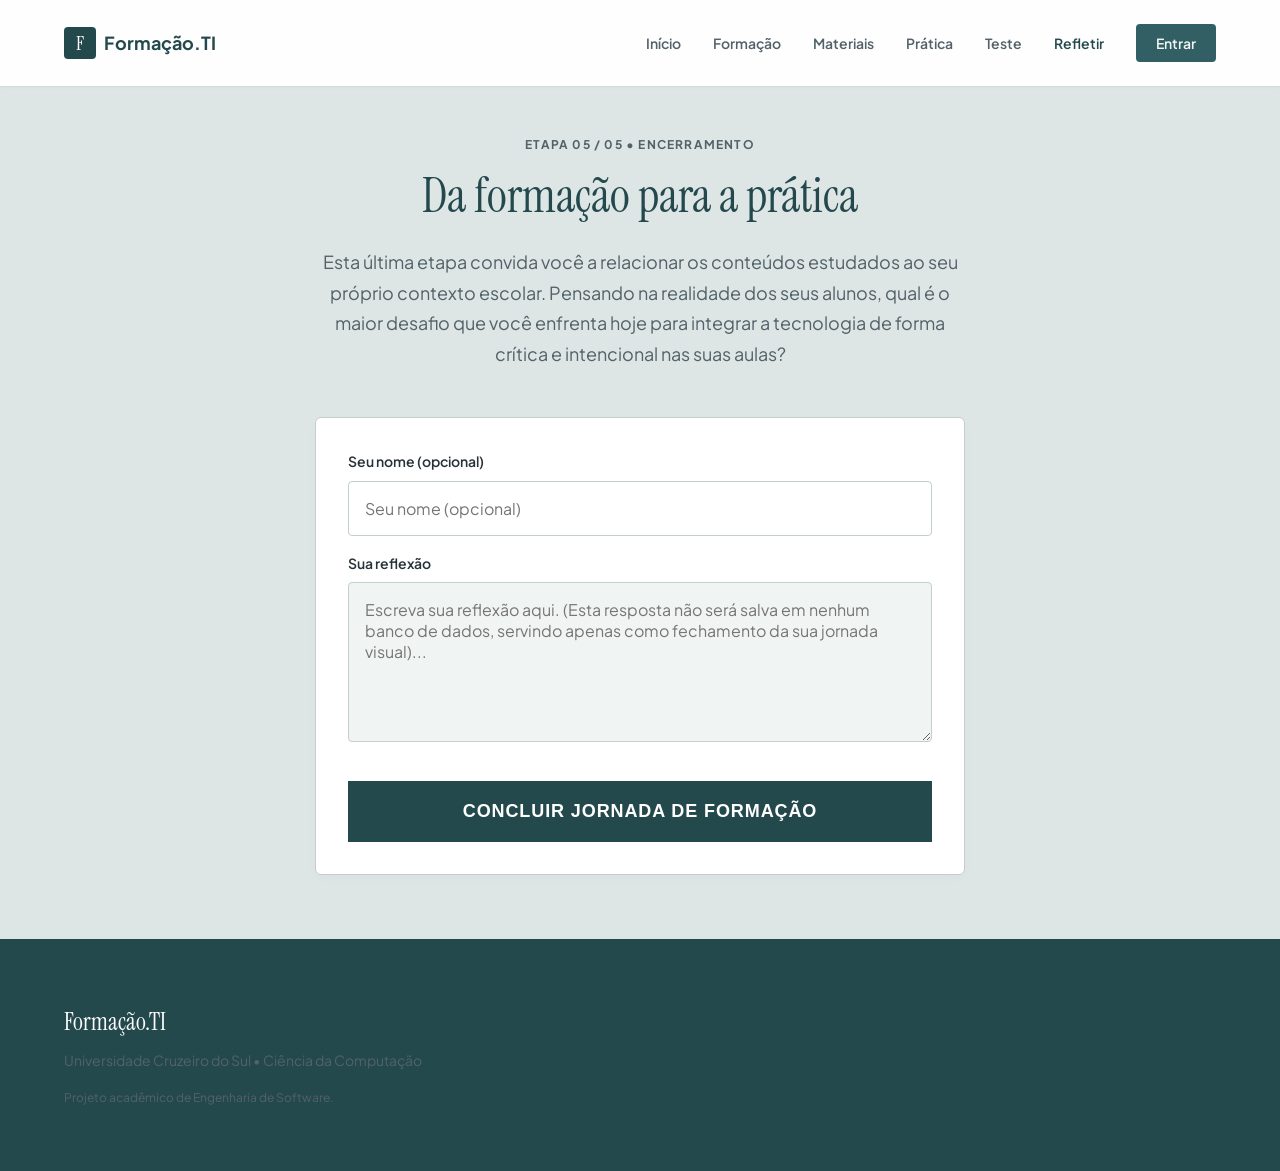
<file: refletir.html>
<!DOCTYPE html>
<html lang="pt-BR">
<head>
  <meta charset="UTF-8">
  <meta name="viewport" content="width=device-width, initial-scale=1.0">
  <title>Reflexão Docente | Formação.TI</title>
  <link rel="stylesheet" href="css/style.css">
</head>
<body>
  <div id="header-placeholder"></div>

<main class="section container" style="padding-top: 15vh; padding-bottom: 4rem; max-width: 650px; text-align: center; min-height: 80vh;">
    <div class="animate-fade-up">
      <span class="eyebrow" style="color: var(--slate-500); display: block; margin-bottom: 1rem;">Etapa 05 / 05 • Encerramento</span>
      <h1 class="font-serif" style="font-size: 3rem; margin-bottom: 1.5rem; color: var(--slate-900);">Da formação para a prática</h1>
      
      <p style="font-size: 1.125rem; color: var(--slate-600); margin-bottom: 3rem; line-height: 1.7;">
        Esta última etapa convida você a relacionar os conteúdos estudados ao seu próprio contexto escolar. Pensando na realidade dos seus alunos, qual é o maior desafio que você enfrenta hoje para integrar a tecnologia de forma crítica e intencional nas suas aulas?
      </p>

      <form id="reflexao-form" style="background: white; border: 1px solid var(--slate-200); padding: 2rem; border-radius: 6px; box-shadow: 0 4px 12px rgba(0,0,0,0.02);">
        <label for="nome-docente" style="display: block; text-align: left; font-size: 0.875rem; font-weight: 600; color: var(--text); margin-bottom: 0.5rem;">Seu nome (opcional)</label>
        <input 
          type="text" 
          id="nome-docente"
          placeholder="Seu nome (opcional)" 
          style="width: 100%; padding: 1rem; margin-bottom: 1rem; border: 1px solid var(--slate-200); border-radius: 4px; font-family: var(--font-sans); font-size: 1rem;"
        >
        <label for="resposta-docente" style="display: block; text-align: left; font-size: 0.875rem; font-weight: 600; color: var(--text); margin-bottom: 0.5rem;">Sua reflexão</label>
        <textarea 
          id="resposta-docente" 
          rows="6" 
          style="width: 100%; padding: 1rem; font-family: var(--font-sans); border: 1px solid var(--slate-300); border-radius: 4px; margin-bottom: 2rem; resize: vertical; background: var(--slate-50); font-size: 1rem;"
          placeholder="Escreva sua reflexão aqui. (Esta resposta não será salva em nenhum banco de dados, servindo apenas como fechamento da sua jornada visual)..."
          required
        ></textarea>
        <button type="submit" class="btn btn-primary" style="width: 100%; padding: 1.25rem; font-size: 1.125rem;">Concluir Jornada de Formação</button>
      </form>

      <!-- Mensagem Conclusão (Invisível no início) -->
      <div id="encerramento-msg" style="display: none; padding-top: 3rem;">
        <div style="width: 64px; height: 64px; background: var(--slate-900); color: white; border-radius: 50%; display: flex; align-items: center; justify-content: center; font-size: 1.5rem; margin: 0 auto 1.5rem;">✓</div>
        <h2 class="font-serif" style="color: var(--slate-900); font-size: 2.5rem; margin-bottom: 1rem;">Jornada Concluída</h2>
        <p style="color: var(--slate-600); margin-bottom: 3rem; line-height: 1.6; font-size: 1.125rem;">As tecnologias evoluem e as ferramentas mudam rapidamente, mas a intencionalidade pedagógica e o seu papel como professor mediador são insubstituíveis. Agradecemos o seu tempo e dedicação a este processo formativo.</p>
        <a href="index.html" class="btn btn-outline" style="padding: 1rem 2rem;">Retornar à Tela Inicial</a>
      </div>
    </div>
  </main>

  <div id="footer-placeholder"></div>

  <script>
    // Lógica local para exibição do final
    document.addEventListener('DOMContentLoaded', () => {
      const form = document.getElementById('reflexao-form');
      const msg = document.getElementById('encerramento-msg');
      if(form) {
        form.addEventListener('submit', function(e) {
          e.preventDefault();
          form.style.display = 'none';
          msg.style.display = 'block';
          msg.classList.add('animate-fade-up', 'visible');
          window.scrollTo({ top: 0, behavior: 'smooth' });
        });
      }
    });
  </script>
  <script src="js/main.js"></script>
</body>
</html>
</file>
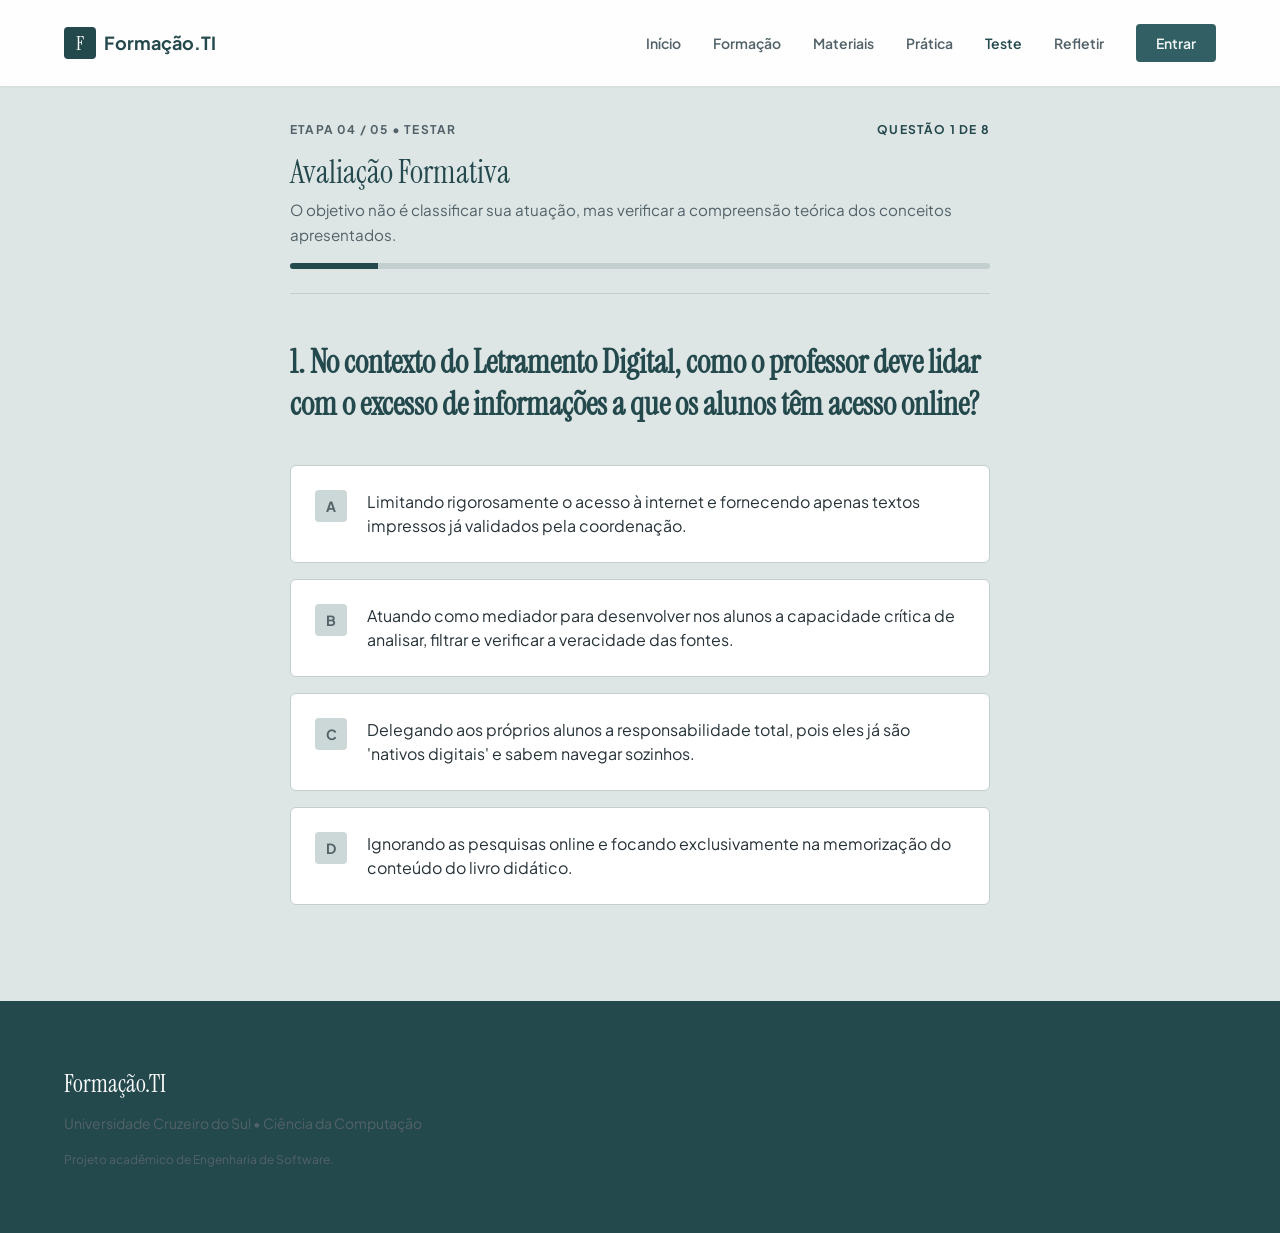
<file: teste.html>
<!DOCTYPE html>
<html lang="pt-BR">
<head>
  <meta charset="UTF-8">
  <meta name="viewport" content="width=device-width, initial-scale=1.0">
  <title>Avaliação Formativa | Formação.TI</title>
  <meta name="description" content="Avalie sua compreensão sobre integração de tecnologia na educação básica.">
  <link rel="stylesheet" href="css/style.css">
</head>
<body>
  
  <div id="header-placeholder"></div>

  <main class="section quiz-shell" style="padding-top: 120px; padding-bottom: 4rem;">
    
    <header class="quiz-header animate-fade-up">
      <div style="display: flex; justify-content: space-between; align-items: center; margin-bottom: 1rem;">
        <span class="eyebrow" style="color: var(--slate-500);">Etapa 04 / 05 • Testar</span>
        <span class="eyebrow" id="quiz-progress-text" style="color: var(--slate-900);" aria-live="polite">Questão 01 de 08</span>
      </div>
      <h1 class="font-serif" style="font-size: 2rem; margin-bottom: 0.5rem; color: var(--slate-900);">Avaliação Formativa</h1>
      <p style="color: var(--slate-600); font-size: 0.95rem;">O objetivo não é classificar sua atuação, mas verificar a compreensão teórica dos conceitos apresentados.</p>
      
      <!-- Barra de progresso visual -->
      <div class="quiz-progress-container">
        <div class="quiz-progress-bar">
          <div id="quiz-progress-fill" class="quiz-progress-fill"></div>
        </div>
      </div>
    </header>

    <div id="quiz-core" class="animate-fade-up">
      <h2 class="quiz-question" id="question-text">
        <!-- Pergunta injetada via JS -->
      </h2>
      
      <div id="quiz-options" class="option-list" style="margin-bottom: 2rem;">
        <!-- Alternativas injetadas via JS -->
      </div>

      <div id="quiz-feedback" class="feedback-box" style="display: none;" aria-live="polite">
        <!-- Feedback e Botão injetados via JS -->
      </div>
    </div>
  </main>

  <div id="footer-placeholder"></div>

  <script src="js/main.js"></script>
  <script src="js/teste.js"></script>
</body>
</html>
</file>
<file: css/style.css>
@import url('https://fonts.googleapis.com/css2?family=Instrument+Serif:ital@0;1&family=Plus+Jakarta+Sans:wght@400;500;600;700&display=swap');

:root {
  /* NOVA PALETA VISUAL PEDAGÓGICA E ACADÊMICA */
  --bg: #DDE5E5;
  --surface: #F0F4F3;
  --surface-alt: #CCD8D7;
  --text: #263238;
  --text-muted: #526268;
  --primary: #315F63;
  --primary-dark: #24494D;
  --accent: #6F9B86;
  --border: #C2CFCE;

  /* MAPEAMENTO DE COMPATIBILIDADE (Garante que estilos inline antigos não quebrem e adotem a nova paleta) */
  --slate-50: var(--surface);
  --slate-100: var(--surface-alt);
  --slate-200: var(--border);
  --slate-300: var(--border);
  --slate-400: var(--text-muted);
  --slate-500: var(--text-muted);
  --slate-600: var(--text-muted);
  --slate-700: var(--text);
  --slate-800: var(--text);
  --slate-900: var(--primary-dark);

  /* Variáveis de Feedback (Adaptadas para harmonia com a nova paleta) */
  --success-bg: #EAEFEA;
  --success-text: #274D38;
  --success-border: #B9CEB9;
  
  --error-bg: #F5E9E9;
  --error-text: #733636;
  --error-border: #D8B2B2;

  /* Tipografia */
  --font-sans: 'Plus Jakarta Sans', sans-serif;
  --font-serif: 'Instrument Serif', serif;
}

/* =========================================
   COMPORTAMENTOS E ESTILOS DE COMPONENTES
   ========================================= */

/* Utilitário para esconder elementos do DOM mantendo os listeners ativos */
.hidden {
  display: none !important;
}

/* Estilização Acessível dos Filtros */
.filters-container {
  display: flex;
  gap: 0.75rem;
  flex-wrap: wrap;
  margin-bottom: 3rem;
  border-bottom: 1px solid var(--border);
  padding-bottom: 1.5rem;
}

.filter-btn {
  background: var(--surface);
  color: var(--text-muted);
  border: 1px solid var(--border);
  padding: 0.5rem 1.25rem;
  border-radius: 4px;
  cursor: pointer;
  font-family: var(--font-sans);
  font-weight: 600;
  font-size: 0.875rem;
  transition: all 0.2s ease;
}

.filter-btn:hover {
  background: var(--surface-alt);
  color: var(--text);
}

/* Estado Ativo e Foco de Teclado */
.filter-btn.active, 
.filter-btn[aria-pressed="true"] {
  background: var(--primary);
  color: var(--surface);
  border-color: var(--primary-dark);
}

.filter-btn:focus-visible {
  outline: 2px solid var(--accent);
  outline-offset: 2px;
}

/* Componentes Interativos Reutilizáveis (Prática e Teste) */
.context-grid {
  display: grid;
  grid-template-columns: 1fr;
  gap: 4rem;
  max-width: 900px;
  margin: 0 auto;
}

@media (min-width: 769px) {
  .context-grid {
    grid-template-columns: 1fr 1fr;
  }
}

* { margin: 0; padding: 0; box-sizing: border-box; }

body {
  font-family: var(--font-sans);
  background-color: var(--bg);
  color: var(--text);
  line-height: 1.6;
  -webkit-font-smoothing: antialiased;
}

/* Tipografia Editorial */
.font-serif { font-family: var(--font-serif); font-weight: 400; }
h1 { font-size: clamp(3rem, 5vw, 4.5rem); line-height: 1.1; margin-bottom: 1.5rem; }
h2 { font-size: clamp(2rem, 4vw, 3rem); line-height: 1.2; margin-bottom: 1rem; }
.eyebrow { font-size: 0.75rem; font-weight: 700; text-transform: uppercase; letter-spacing: 0.1em; color: var(--slate-500); }

/* Layout e Utilitários */
.container { max-width: 1200px; margin: 0 auto; padding: 0 1.5rem; }
.section { padding: 6rem 0; }
.grid-2 { display: grid; grid-template-columns: 1fr 1fr; gap: 3rem; }
@media (max-width: 768px) { .grid-2 { grid-template-columns: 1fr; } }
@media (max-width: 375px) {
  #options-container button, #quiz-options button {
    padding: 1rem !important;
    font-size: 0.9rem !important;
  }
}
/* Botões */
.btn {
  display: inline-flex; align-items: center; justify-content: center; gap: 0.5rem;
  padding: 0.75rem 1.5rem; font-size: 0.875rem; font-weight: 600;
  text-transform: uppercase; letter-spacing: 0.05em;
  cursor: pointer; transition: all 0.3s ease; border: none; text-decoration: none;
}
.btn-primary { background: var(--slate-900); color: white; }
.btn-primary:hover { background: var(--slate-800); transform: translateY(-2px); }
.btn-outline { background: transparent; border: 1px solid var(--slate-900); color: var(--slate-900); }

/* Animações (Substituindo dependência pesada de GSAP para o básico) */
.animate-fade-up {
  opacity: 0; transform: translateY(30px);
  transition: opacity 0.8s cubic-bezier(0.16, 1, 0.3, 1), transform 0.8s cubic-bezier(0.16, 1, 0.3, 1);
}
.animate-fade-up.visible { opacity: 1; transform: translateY(0); }
/* Correção de Acessibilidade: Prefers Reduced Motion */
@media (prefers-reduced-motion: reduce) {
  * {
    animation-duration: 0.01ms !important;
    animation-iteration-count: 1 !important;
    transition-duration: 0.01ms !important;
    scroll-behavior: auto !important;
  }
}

/* Modal Acessível com elemento nativo <dialog> */
dialog {
  padding: 0;
  border: none;
  background: white;
  box-shadow: 0 10px 25px rgba(0,0,0,0.2);
  max-width: 700px;
  width: 90%; /* Evita overflow no mobile */
  margin: auto; /* Centraliza no viewport */
  position: fixed; /* Corrige comportamento em iOS */
}

/* Fundo escuro nativo do dialog */
dialog::backdrop {
  background: rgba(15, 23, 42, 0.85); /* var(--slate-900) com opacidade */
  backdrop-filter: blur(4px);
}

.modal-header {
  padding: 2rem 2rem 1rem 2rem;
  display: flex;
  justify-content: space-between;
  align-items: flex-start;
}

.modal-body {
  padding: 0 2rem 2rem 2rem;
  max-height: 75vh;
  overflow-y: auto;
}

.btn-close {
  background: transparent;
  border: none;
  font-size: 1.5rem;
  cursor: pointer;
  color: var(--slate-500);
}
/* =========================================
   COMPOSIÇÃO EDITORIAL E DENSIDADE
   ========================================= */

/* Lista de Materiais (Substitui o Grid) */
.editorial-list {
  display: flex;
  flex-direction: column;
  border-top: 2px solid var(--slate-900);
}

.editorial-row {
  display: grid;
  grid-template-columns: 100px 1fr auto;
  gap: 2rem;
  padding: 2rem 0;
  border-bottom: 1px solid var(--slate-200);
  align-items: start;
  text-decoration: none;
  color: inherit;
  transition: background-color 0.3s;
}

.editorial-row:hover {
  background-color: var(--slate-50);
}

.editorial-meta {
  display: flex;
  flex-direction: column;
  gap: 0.25rem;
}

.editorial-number {
  font-family: var(--font-serif);
  font-size: 2rem;
  color: var(--slate-300);
  line-height: 1;
}

/* Trilha de Formação (Vertical) */
.trail-container {
  display: flex;
  flex-direction: column;
  max-width: 800px;
  margin: 0 auto;
}

.trail-step {
  display: grid;
  grid-template-columns: 80px 1fr;
  gap: 2rem;
  padding: 3rem 0;
  border-bottom: 1px solid var(--slate-200);
  position: relative;
}

/* Linha conectora no desktop */
.trail-step::before {
  content: '';
  position: absolute;
  left: 24px;
  top: 8rem;
  bottom: -3rem;
  width: 1px;
  background: var(--slate-200);
  z-index: -1;
}
.trail-step:last-child::before { display: none; }

.trail-marker {
  width: 48px;
  height: 48px;
  background: white;
  border: 1px solid var(--slate-900);
  border-radius: 50%;
  display: flex;
  align-items: center;
  justify-content: center;
  font-family: var(--font-serif);
  font-size: 1.25rem;
  color: var(--slate-900);
}

/* Responsividade Básica para Editorial */
@media (max-width: 768px) {
  .editorial-row {
    grid-template-columns: 1fr;
    gap: 1rem;
    padding: 1.5rem 0;
  }
  .trail-step {
    grid-template-columns: 1fr;
    gap: 1rem;
    padding: 2rem 0;
  }
  .trail-step::before { display: none; }
  .editorial-number { display: none; /* Esconde número gigante no mobile para poupar espaço */ }
}
/* =========================================
   SISTEMA VISUAL EDITORIAL E PEDAGÓGICO
   ========================================= */

/* Cabeçalhos de Página */
.page-header { text-align: center; margin-bottom: 4rem; }
.page-intro { font-size: 1.125rem; color: var(--slate-600); max-width: 650px; margin: 1rem auto 0; line-height: 1.6; }

/* Trilha de Aprendizagem (Formação) */
.learning-trail { display: flex; flex-direction: column; gap: 0; max-width: 800px; margin: 0 auto; position: relative; }
.trail-item { display: grid; grid-template-columns: 60px 1fr; gap: 2rem; position: relative; padding-bottom: 4rem; }
.trail-item::before { content: ''; position: absolute; left: 30px; top: 60px; bottom: 0; width: 2px; background: var(--slate-200); }
.trail-item:last-child::before { display: none; }
.trail-item:last-child { padding-bottom: 0; }
.trail-number { width: 60px; height: 60px; background: var(--slate-900); color: white; border-radius: 50%; display: flex; align-items: center; justify-content: center; font-family: var(--font-serif); font-size: 1.5rem; z-index: 2; border: 4px solid var(--slate-50); }
.trail-content { background: white; padding-top: 0.5rem; }
.learning-objective { background: var(--slate-50); border-left: 4px solid var(--slate-400); padding: 1rem 1.5rem; margin: 1.5rem 0; font-weight: 600; color: var(--slate-700); font-size: 0.95rem; }
.practice-example { background: var(--slate-100); padding: 1.5rem; border-radius: 4px; margin: 1.5rem 0; font-size: 0.95rem; color: var(--slate-800); }

/* Motor de Prática */
.practice-shell { max-width: 800px; margin: 0 auto; }
.scenario-context { background: white; border: 1px solid var(--slate-200); padding: 2.5rem; margin-bottom: 2rem; border-radius: 6px; box-shadow: 0 4px 12px rgba(0,0,0,0.02); }
.option-list { display: flex; flex-direction: column; gap: 1rem; }
.option-btn { display: flex; align-items: flex-start; gap: 1.25rem; text-align: left; padding: 1.5rem; border: 1px solid var(--slate-200); background: white; color: var(--slate-800); cursor: pointer; border-radius: 6px; transition: all 0.2s ease; line-height: 1.5; font-family: var(--font-sans); font-size: 1rem; }
.option-btn:hover:not(:disabled) { border-color: var(--slate-500); background: var(--slate-50); }
.option-letter { font-weight: 700; color: var(--slate-500); background: var(--slate-100); width: 32px; height: 32px; display: flex; align-items: center; justify-content: center; border-radius: 4px; flex-shrink: 0; font-size: 0.875rem; transition: all 0.2s ease; }
.option-btn:hover:not(:disabled) .option-letter { background: var(--slate-200); color: var(--slate-800); }
.option-btn:disabled { cursor: default; opacity: 0.6; }
.feedback-box { background: var(--slate-50); border-radius: 6px; padding: 2rem; margin-top: 2rem; border-left: 4px solid var(--slate-900); }

/* Avaliação (Teste) */
.quiz-shell { max-width: 700px; margin: 0 auto; display: flex; flex-direction: column; min-height: 60vh; }
.quiz-header { border-bottom: 1px solid var(--slate-200); padding-bottom: 1.5rem; margin-bottom: 3rem; }
.quiz-progress-container { margin-top: 1rem; }
.quiz-progress-bar { width: 100%; height: 6px; background: var(--slate-200); border-radius: 3px; overflow: hidden; }
.quiz-progress-fill { height: 100%; background: var(--slate-900); transition: width 0.4s ease; width: 0%; }
.quiz-question { font-family: var(--font-serif); font-size: 2rem; line-height: 1.3; color: var(--slate-900); margin-bottom: 2.5rem; }

/* Grid de Etapas (Home) */
.journey-grid { display: grid; grid-template-columns: repeat(5, 1fr); gap: 1.5rem; margin-top: 4rem; }
.journey-card { background: var(--slate-800); border: 1px solid rgba(255,255,255,0.1); padding: 2rem 1.5rem; border-radius: 8px; text-decoration: none; color: white; transition: transform 0.3s ease, background 0.3s ease; display: flex; flex-direction: column; }
.journey-card:hover { transform: translateY(-5px); background: var(--slate-700); }
.journey-step-num { font-family: var(--font-serif); font-size: 2rem; color: var(--slate-400); margin-bottom: 1rem; line-height: 1; }

/* Responsividade Básica */
@media (max-width: 1024px) {
  .journey-grid { grid-template-columns: repeat(3, 1fr); }
}
@media (max-width: 768px) {
  .trail-item { grid-template-columns: 1fr; gap: 1rem; padding-bottom: 3rem; }
  .trail-item::before, .trail-number { display: none; }
  .journey-grid { grid-template-columns: 1fr; gap: 1rem; }
  .scenario-context { padding: 1.5rem; }
  .option-btn { padding: 1rem; gap: 1rem; }
}
@media (max-width: 375px) {
  .quiz-question { font-size: 1.5rem; }
}

/* =========================================
   MENU MOBILE
   ========================================= */
.menu-toggle {
  display: none;
  flex-direction: column;
  justify-content: center;
  gap: 5px;
  width: 44px;
  height: 44px;
  padding: 10px;
  background: transparent;
  border: none;
  cursor: pointer;
}

.menu-toggle-bar {
  display: block;
  width: 100%;
  height: 2px;
  background: var(--slate-900);
  transition: transform 0.2s ease, opacity 0.2s ease;
}

.menu-toggle[aria-expanded="true"] .menu-toggle-bar:nth-child(1) { transform: translateY(7px) rotate(45deg); }
.menu-toggle[aria-expanded="true"] .menu-toggle-bar:nth-child(2) { opacity: 0; }
.menu-toggle[aria-expanded="true"] .menu-toggle-bar:nth-child(3) { transform: translateY(-7px) rotate(-45deg); }

.mobile-nav {
  display: none;
  position: absolute;
  top: 100%;
  left: 0;
  right: 0;
  background: var(--surface);
  border-bottom: 1px solid var(--border);
  box-shadow: 0 8px 20px rgba(0, 0, 0, 0.08);
  padding: 0.5rem 1.5rem 1.5rem;
}

.mobile-nav a {
  display: block;
  padding: 0.875rem 1rem;
  font-size: 0.9375rem;
  font-weight: 600;
  color: var(--text);
  text-decoration: none;
  border-radius: 4px;
}

.mobile-nav a:hover { background: var(--surface-alt); }

@media (max-width: 768px) {
  .desktop-nav { display: none !important; }
  .menu-toggle { display: flex; }
  .mobile-nav.open { display: block; }
}

/* =========================================
   FOCO VISÍVEL E ÂNCORAS
   ========================================= */
a:focus-visible,
button:focus-visible,
input:focus-visible,
textarea:focus-visible {
  outline: 2px solid var(--accent);
  outline-offset: 2px;
}

html { scroll-behavior: smooth; }
#conhecer { scroll-margin-top: 100px; }

/* =========================================
   BOTÃO "ENTRAR" NO HEADER (todas as páginas)
   ========================================= */
.nav-cta {
  display: inline-flex;
  align-items: center;
  padding: 0.5rem 1.25rem;
  background: var(--primary);
  color: var(--surface);
  border-radius: 4px;
  font-size: 0.875rem;
  font-weight: 600;
  text-decoration: none;
  transition: background 0.3s ease, transform 0.3s ease;
}
.nav-cta:hover { background: var(--primary-dark); transform: translateY(-1px); }
.mobile-nav .nav-cta { margin-top: 0.5rem; justify-content: center; }

/* =========================================
   LOGIN — ÁREA DO PROFESSOR (página imersiva)
   ========================================= */
.login-hero {
  position: relative;
  min-height: 100vh;
  min-height: 100svh;
  display: flex;
  align-items: center;
  overflow: hidden;
  isolation: isolate;
}

.login-bg {
  position: absolute;
  inset: 0;
  z-index: -1;
}

.login-bg-img {
  width: 100%;
  height: 100%;
  object-fit: cover;
  object-position: center 40%;
  animation: login-bg-in 1.2s cubic-bezier(0.16, 1, 0.3, 1) backwards;
  transition: transform 0.8s cubic-bezier(0.16, 1, 0.3, 1);
  will-change: transform;
}

/* Overlay translúcido: escurece apenas o suficiente, preservando a arquitetura */
.login-overlay {
  position: absolute;
  inset: 0;
  background: linear-gradient(
    90deg,
    rgba(24, 42, 44, 0.62) 0%,
    rgba(24, 42, 44, 0.4) 48%,
    rgba(24, 42, 44, 0.2) 100%
  );
}

.login-brand {
  position: absolute;
  top: 2.25rem;
  left: 1.5rem;
  font-size: 0.875rem;
  font-weight: 700;
  text-transform: uppercase;
  letter-spacing: 0.2em;
  color: rgba(255, 255, 255, 0.9);
  animation: login-fade-in 0.7s cubic-bezier(0.16, 1, 0.3, 1) 0.2s backwards;
}

.login-content {
  position: relative;
  z-index: 1;
  max-width: 480px;
  padding: 6.5rem 1.5rem 3rem;
}

.login-title {
  font-size: clamp(2.5rem, 6.5vw, 4.5rem);
  line-height: 1.05;
  color: #FFFFFF;
  margin-bottom: 1rem;
}

.login-word {
  display: inline-block;
  animation: login-word-in 0.7s cubic-bezier(0.16, 1, 0.3, 1) backwards;
}

.login-sub {
  color: rgba(255, 255, 255, 0.88);
  font-size: 1.0625rem;
  line-height: 1.6;
  margin-bottom: 2rem;
  animation: login-fade-in 0.75s cubic-bezier(0.16, 1, 0.3, 1) 0.85s backwards;
}

.login-panel {
  display: flex;
  flex-direction: column;
  gap: 1.25rem;
  padding: 2rem;
  background: rgba(24, 42, 44, 0.55);
  border: 1px solid rgba(255, 255, 255, 0.18);
  border-radius: 10px;
  backdrop-filter: blur(8px);
  -webkit-backdrop-filter: blur(8px);
  animation: login-fade-in 0.8s cubic-bezier(0.16, 1, 0.3, 1) 1s backwards;
}

.login-field {
  display: flex;
  flex-direction: column;
  gap: 0.375rem;
}

.login-field label {
  font-size: 0.875rem;
  font-weight: 600;
  color: rgba(255, 255, 255, 0.88);
}

.login-field input {
  padding: 0.75rem 1rem;
  background: rgba(255, 255, 255, 0.1);
  border: 1px solid rgba(255, 255, 255, 0.3);
  border-radius: 4px;
  color: #FFFFFF;
  font-family: var(--font-sans);
  font-size: 1rem;
}
.login-field input::placeholder { color: rgba(255, 255, 255, 0.45); }

.btn-login {
  background: var(--surface);
  color: var(--primary-dark);
}
.btn-login:hover {
  background: #FFFFFF;
  transform: translateY(-2px);
}

.login-feedback {
  font-size: 0.875rem;
  color: rgba(255, 255, 255, 0.85);
  margin: 0;
}

.login-back {
  color: rgba(255, 255, 255, 0.85);
  font-size: 0.875rem;
  font-weight: 600;
  text-decoration: none;
}
.login-back:hover { color: #FFFFFF; }

@keyframes login-bg-in {
  from { opacity: 0; transform: scale(1.05); }
  to   { opacity: 1; transform: scale(1); }
}

@keyframes login-word-in {
  from { opacity: 0; transform: translateY(25px); }
  to   { opacity: 1; transform: translateY(0); }
}

@keyframes login-fade-in {
  from { opacity: 0; transform: translateY(20px); }
  to   { opacity: 1; transform: translateY(0); }
}

/* Responsividade do Login */
@media (max-width: 768px) {
  .login-content { max-width: 560px; }
  .login-bg-img { object-position: center; }
}
@media (max-width: 375px) {
  .login-panel { padding: 1.5rem; }
  .login-title { font-size: 2.25rem; }
}

/* Reduced Motion: conteúdo visível imediatamente, sem parallax */
@media (prefers-reduced-motion: reduce) {
  .login-bg-img,
  .login-brand,
  .login-word,
  .login-sub,
  .login-panel {
    animation: none !important;
  }
  .login-bg-img { transform: none !important; }
}
</file>
